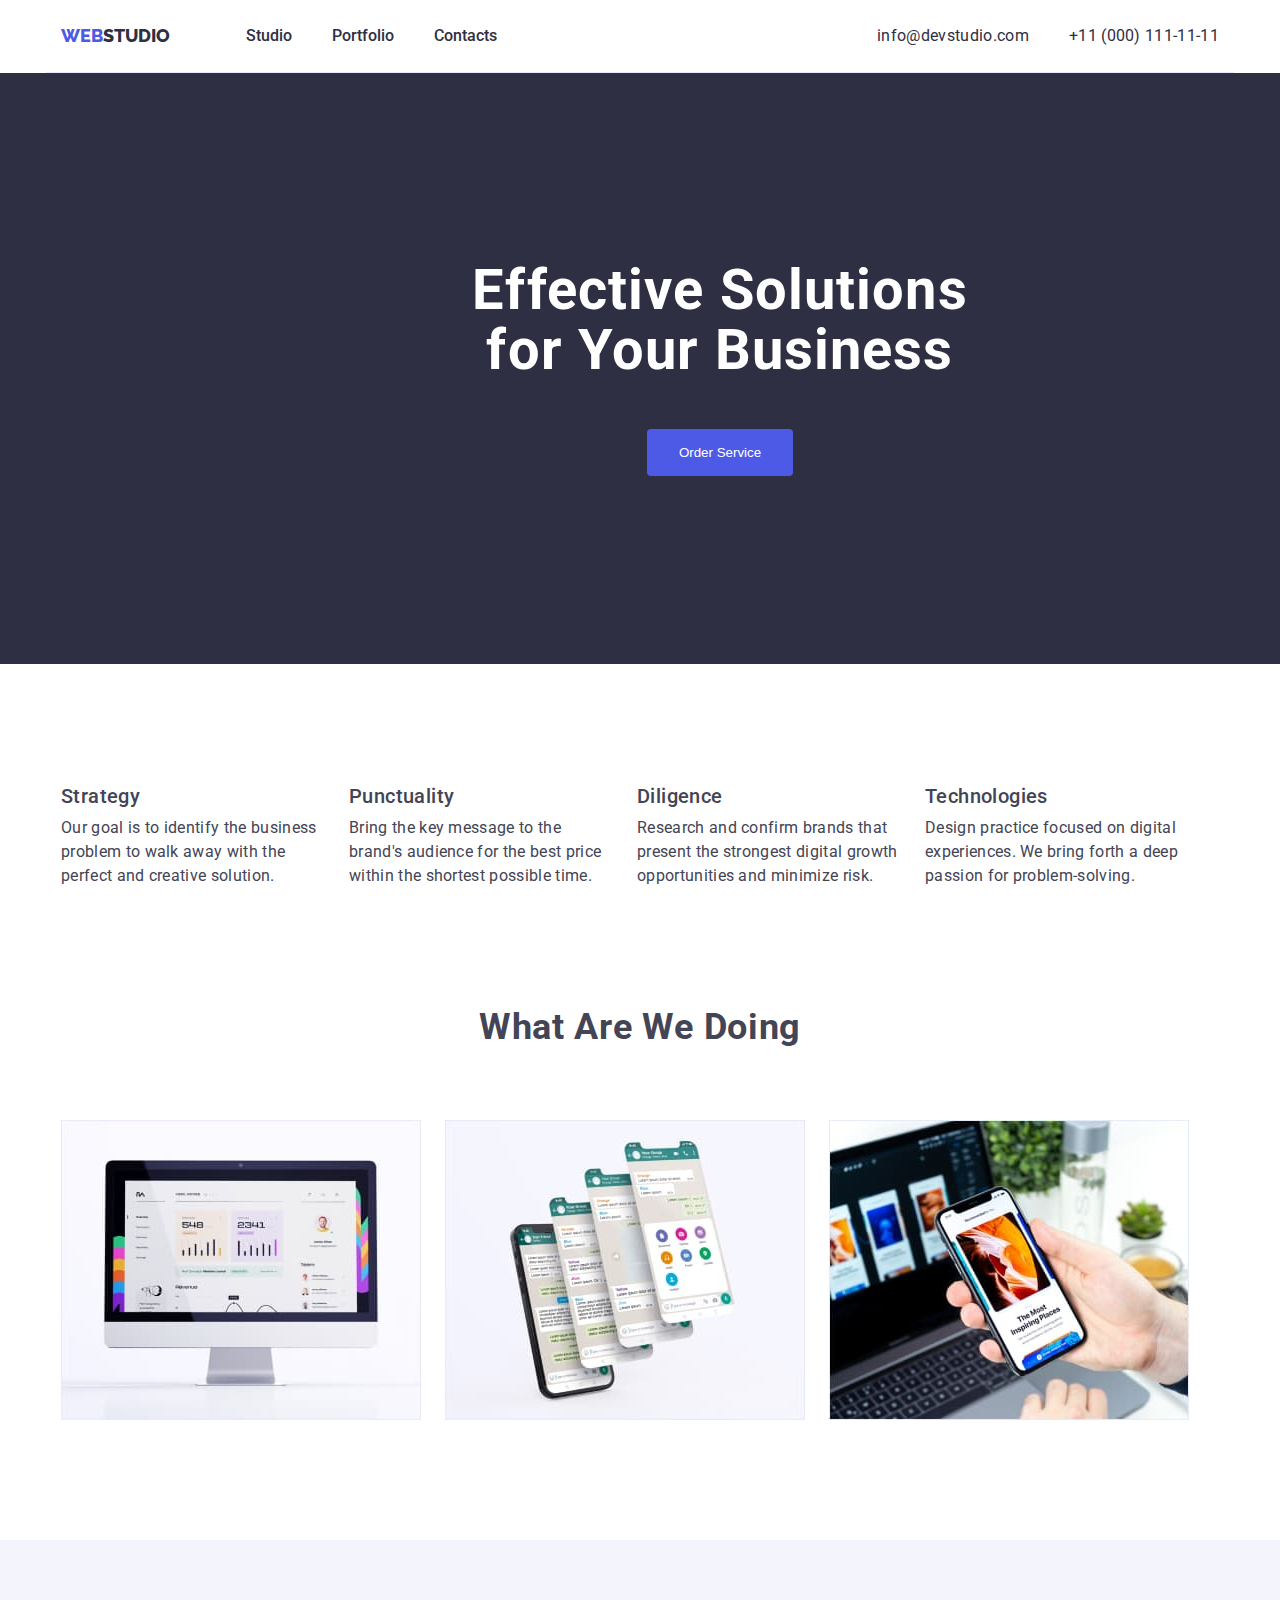
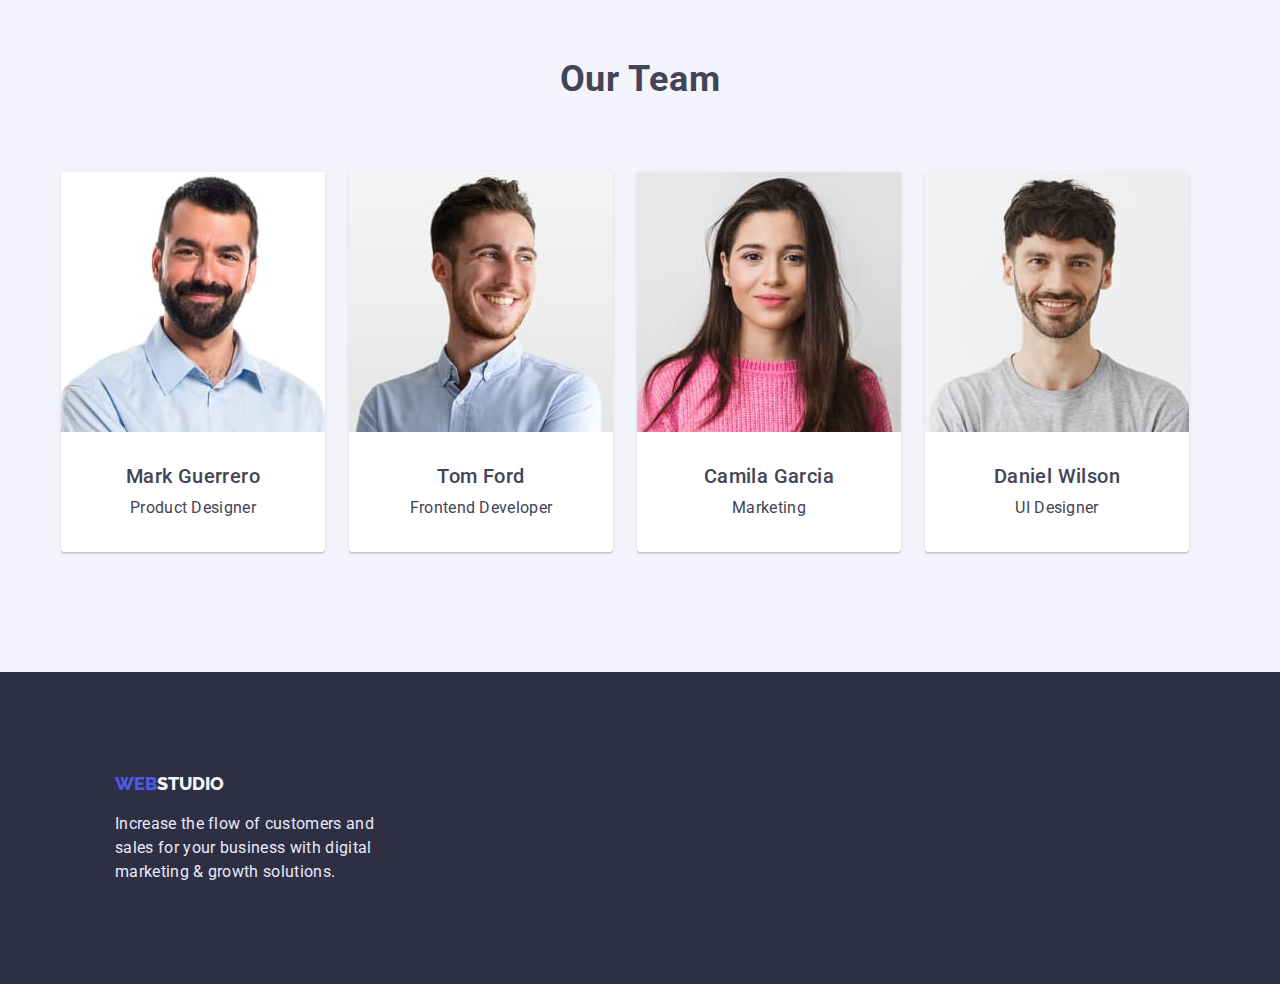
<file: index.html>
<!-- .advantages-li пришлось задасть ширину, потому что так бы абзац "Strategy" не влазил как на макете. -->

<!DOCTYPE html>
<html lang="en">
  <head>
    <meta charset="UTF-8" />
    <meta http-equiv="X-UA-Compatible" content="IE=edge" />
    <meta name="viewport" content="width=device-width, initial-scale=1.0" />
    <title>Document</title>
    <link
      href="https://fonts.googleapis.com/css2?family=Raleway:wght@800&family=Roboto:wght@400;500;700;900&display=swap"
      rel="stylesheet"
    />
    <link
      rel="stylesheet"
      href="https://cdnjs.cloudflare.com/ajax/libs/modern-normalize/1.1.0/modern-normalize.min.css"
      integrity="sha512-wpPYUAdjBVSE4KJnH1VR1HeZfpl1ub8YT/NKx4PuQ5NmX2tKuGu6U/JRp5y+Y8XG2tV+wKQpNHVUX03MfMFn9Q=="
      crossorigin="anonymous"
      referrerpolicy="no-referrer"
    />
    <link rel="stylesheet" href="./css/styles.css" />
  </head>
  <body class="body">
    <header>
      <div class="container header">
        <nav class="navigation-header">
          <a href="./index.html" class="logo"
            ><span class="logo-web">WEB</span>STUDIO</a
          >
          <ul class="header-ul list">
            <li class="header-li">
              <a href="./index.html" class="page-header">Studio</a>
            </li>
            <li class="header-li">
              <a href="./portfolio.html" class="page-header">Portfolio</a>
            </li>
            <li class="header-li">
              <a href="" class="page-header">Contacts</a>
            </li>
          </ul>
        </nav>

        <address class="address">
          <ul class="header-address list">
            <li class="address-li">
              <a href="mailto:info@devstudio.com" class="contact list"
                >info@devstudio.com</a
              >
            </li>
            <li class="address-li">
              <a href="tel:+110001111111" class="contact"
                >+11 (000) 111-11-11</a
              >
            </li>
          </ul>
        </address>
      </div>
    </header>

    <main>
      <section class="hero-background">
        <h1 class="hero">
          Effective Solutions <br />
          for Your Business
        </h1>
        <button type="button" class="button-order">Order Service</button>
      </section>
      <section class="advantages">
        <h2 class="visually-hidden">zagolovok</h2>
        <div class="container-r positionn">
          <ul class="advantages-text list">
            <li class="advantages-li">
              <h3 class="benefits-h3 list">Strategy</h3>
              <p class="benefits-p list">
                Our goal is to identify the business problem to walk away with
                the perfect and creative solution.
              </p>
            </li>
            <li class="advantages-li">
              <h3 class="benefits-h3 list">Punctuality</h3>
              <p class="benefits-p list">
                Bring the key message to the brand's audience for the best price
                within the shortest possible time.
              </p>
            </li>
            <li class="advantages-li">
              <h3 class="benefits-h3 list">Diligence</h3>
              <p class="benefits-p list">
                Research and confirm brands that present the strongest digital
                growth opportunities and minimize risk.
              </p>
            </li>
            <li class="advantages-li">
              <h3 class="benefits-h3 list">Technologies</h3>
              <p class="benefits-p list">
                Design practice focused on digital experiences. We bring forth a
                deep passion for problem-solving.
              </p>
            </li>
          </ul>
        </div>
      </section>
      <!-- 3 images -->

      <section class="img-doing">
        <h2 class="header-text">What are we doing</h2>
        <ul class="container list">
          <li class="doing-li">
            <img src="./images/1.jpg" alt="monoblock" width="360" />
          </li>
          <li class="doing-li">
            <img src="./images/2.jpg" alt="massendger" width="360" />
          </li>
          <li class="doing-li">
            <img src="./images/3.jpg" alt="smartfon" width="360" />
          </li>
        </ul>
      </section>

      <section class="img-pipl">
        <h2 class="header-text">Our Team</h2>
        <div class="container">
          <ul class="header-textlist list">
            <li class="card">
              <img
                src="./images/11.jpg"
                alt="Product Designer"
                width="264"
                class="card-img"
              />
              <h3 class="card-h3 list">Mark Guerrero</h3>
              <p class="card-p list">Product Designer</p>
            </li>
            <li class="card">
              <img
                src="./images/22.jpg"
                alt="Product Designer"
                width="264"
                class="card-img"
              />
              <h3 class="card-h3 list">Tom Ford</h3>
              <p class="card-p list">Frontend Developer</p>
            </li>
            <li class="card">
              <img
                src="./images/33.jpg"
                alt="Product Designer"
                width="264"
                class="card-img"
              />
              <h3 class="card-h3 list">Camila Garcia</h3>
              <p class="card-p list">Marketing</p>
            </li>
            <li class="card">
              <img
                src="./images/44.jpg"
                alt="Product Designer"
                width="264"
                class="card-img"
              />
              <h3 class="card-h3 list">Daniel Wilson</h3>
              <p class="card-p list">UI Designer</p>
            </li>
          </ul>
        </div>
      </section>
    </main>

    <footer class="footer list">
      <div class="container">
        <div class="footer-end">
          <a href="./index.html" class="logo-f"
            ><span class="logo-web">WEB</span>STUDIO</a
          >

          <p class="footer-p list">
            Increase the flow of customers and sales for your business with
            digital marketing & growth solutions.
          </p>
        </div>
      </div>
    </footer>
  </body>
</html>
</file>
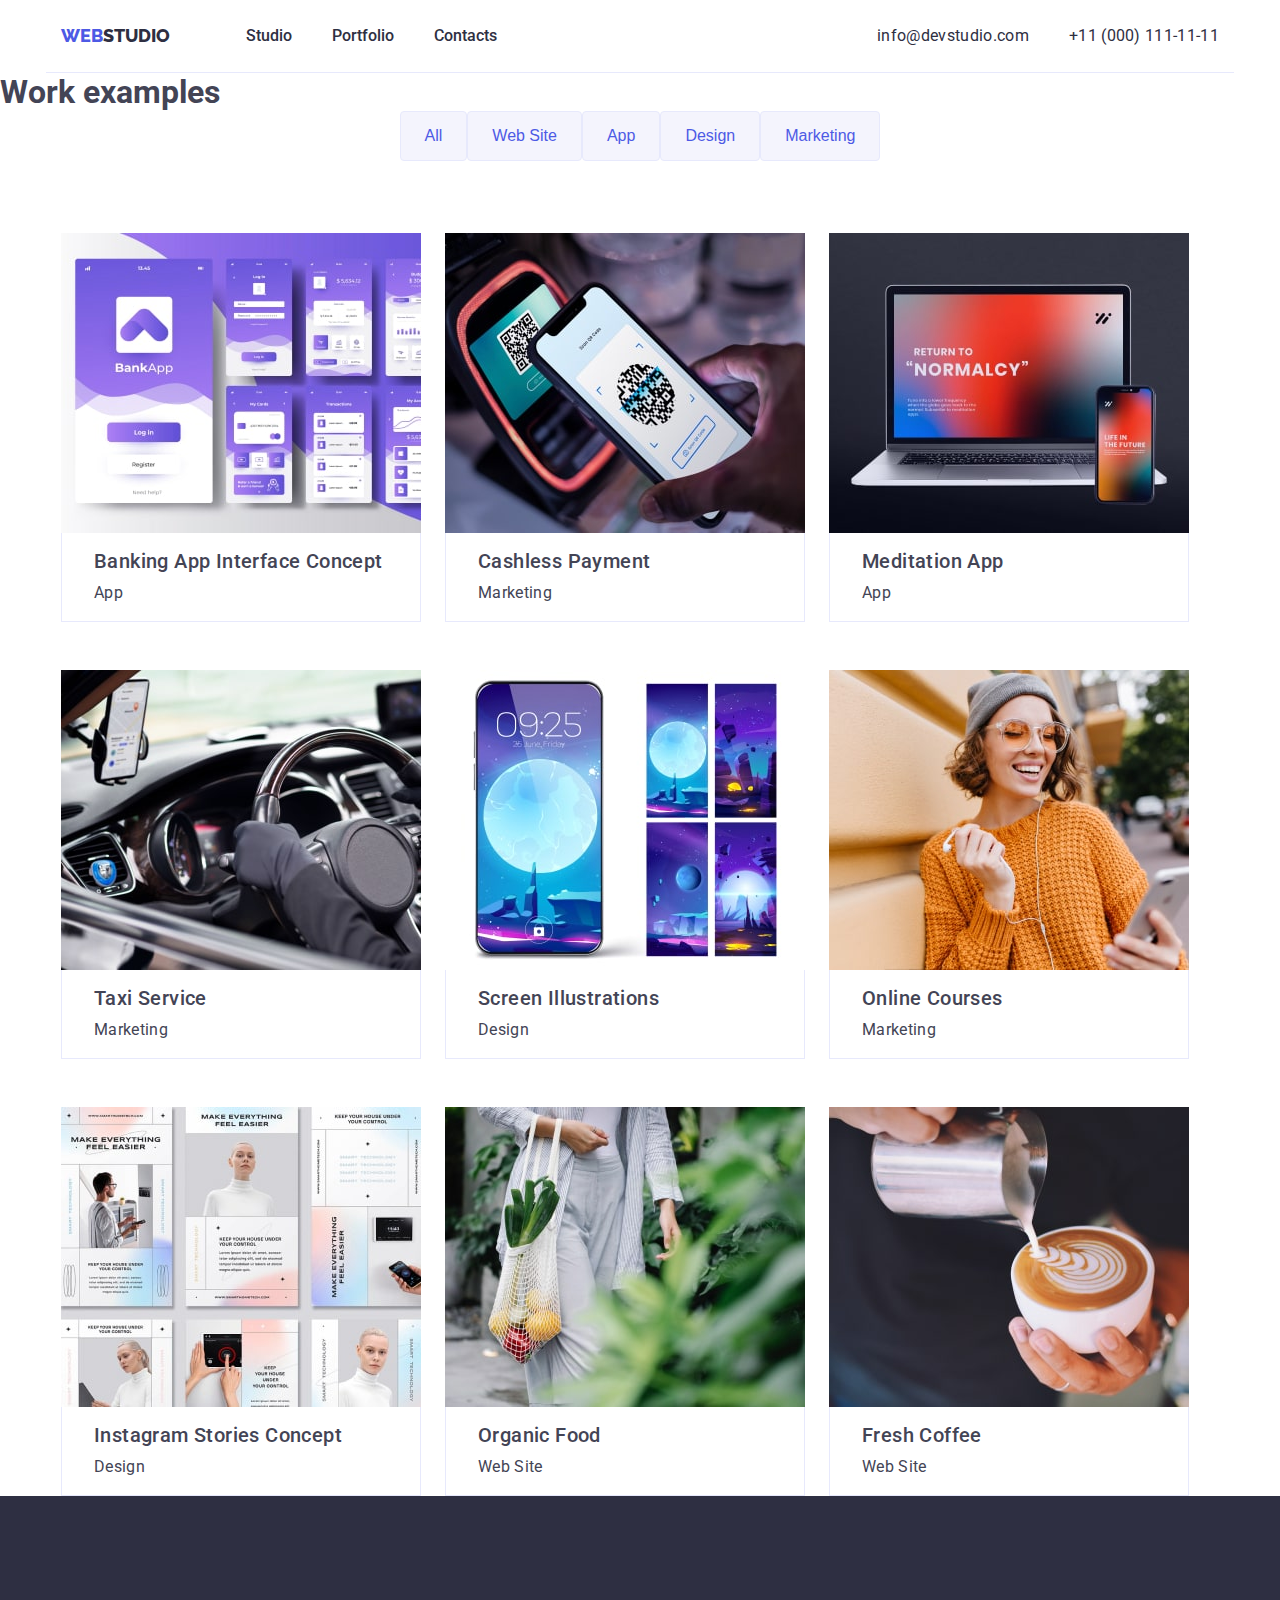
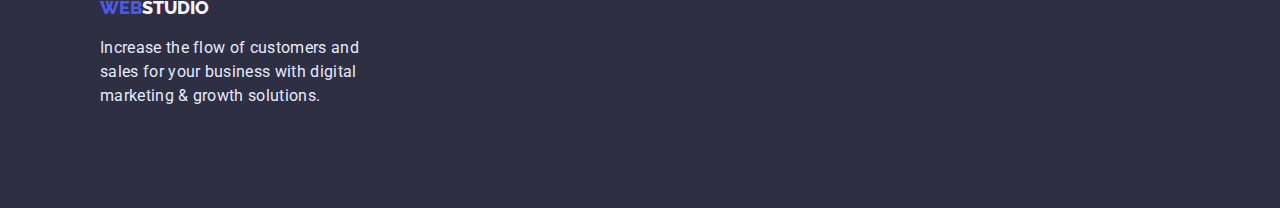
<file: portfolio.html>
<!DOCTYPE html>
<html lang="en">
  <head>
    <meta charset="UTF-8" />
    <meta http-equiv="X-UA-Compatible" content="IE=edge" />
    <meta name="viewport" content="width=device-width, initial-scale=1.0" />
    <title>Document</title>

    <link
      href="https://fonts.googleapis.com/css2?family=Raleway:wght@800&family=Roboto:wght@400;500;700;900&display=swap"
      rel="stylesheet"
    />
    <link
      rel="stylesheet"
      href="https://cdnjs.cloudflare.com/ajax/libs/modern-normalize/1.1.0/modern-normalize.min.css"
      integrity="sha512-wpPYUAdjBVSE4KJnH1VR1HeZfpl1ub8YT/NKx4PuQ5NmX2tKuGu6U/JRp5y+Y8XG2tV+wKQpNHVUX03MfMFn9Q=="
      crossorigin="anonymous"
      referrerpolicy="no-referrer"
    />
    <link rel="stylesheet" href="./css/styles.css" />
  </head>

  <body class="body">
    <header>
      <div class="container header">
        <nav class="navigation-header">
          <a href="./index.html" class="logo"
            ><span class="logo-web">WEB</span>STUDIO</a
          >
          <ul class="header-ul list">
            <li class="header-li">
              <a href="./index.html" class="page-header">Studio</a>
            </li>
            <li class="header-li">
              <a href="./portfolio.html" class="page-header">Portfolio</a>
            </li>
            <li class="header-li">
              <a href="" class="page-header">Contacts</a>
            </li>
          </ul>
        </nav>

        <address class="address">
          <ul class="header-address list">
            <li class="address-li">
              <a href="mailto:info@devstudio.com" class="contact list"
                >info@devstudio.com</a
              >
            </li>
            <li class="address-li">
              <a href="tel:+110001111111" class="contact"
                >+11 (000) 111-11-11</a
              >
            </li>
          </ul>
        </address>
      </div>
    </header>

    <main>
      <h1 class="goust">Work examples</h1>

      <div class="container">
        <ul class="btn-nav list">
          <li><button class="button-nav" type="button">All</button></li>
          <li><button class="button-nav" type="button">Web Site</button></li>
          <li><button class="button-nav" type="button">App</button></li>
          <li><button class="button-nav" type="button">Design</button></li>
          <li><button class="button-nav" type="button">Marketing</button></li>
        </ul>

        <ul class="work-examples list">
          
            <li class="work-li">
              <a href="" class="examples-img">
                <img
                  src="./images/111.jpg"
                  alt="Marketing"
                  width="360"
                  height="300"
                />
                <div class="examples-box">
                  <h2 class="examples-h2 list">
                    Banking App Interface Concept
                  </h2>
                  <p class="examples-p">App</p>
                </div></a
              >
            </li>
          

          <li class="work-li">
            <a href="" class="examples-img"
              ><img
                src="./images/222.jpg"
                alt="Marketing"
                width="360"
                height="300"
              />
              <div class="examples-box">
                <h2 class="examples-h2">Cashless Payment</h2>
                <p class="examples-p">Marketing</p>
              </div></a
            >
          </li>

          <li class="work-li">
            <a href="" class="examples-img"
              ><img src="./images/333.jpg" alt="App" width="360" height="300" />
              <div class="examples-box">
                <h2 class="examples-h2">Meditation App</h2>
                <p class="examples-p">App</p>
              </div></a
            >
          </li>

          <li class="work-li">
            <a href="" class="examples-img"
              ><img
                src="./images/444.jpg"
                alt="Marketing"
                width="360"
                height="300"
              />
              <div class="examples-box">
                <h2 class="examples-h2">Taxi Service</h2>
                <p class="examples-p">Marketing</p>
              </div></a
            >
          </li>

          <li class="work-li">
            <a href="" class="examples-img"
              ><img
                src="./images/555.jpg"
                alt="Design"
                width="360"
                height="300"
              />
              <div class="examples-box">
                <h2 class="examples-h2">Screen Illustrations</h2>
                <p class="examples-p">Design</p>
              </div></a
            >
          </li>

          <li class="work-li">
            <a href="" class="examples-img"
              ><img
                src="./images/666.jpg"
                alt="Marketing"
                width="360"
                height="300"
              />
              <div class="examples-box">
                <h2 class="examples-h2">Online Courses</h2>
                <p class="examples-p">Marketing</p>
              </div></a
            >
          </li>

          <li class="work-li">
            <a href="" class="examples-img"
              ><img
                src="./images/777.jpg"
                alt="Design"
                width="360"
                height="300"
              />
              <div class="examples-box">
                <h2 class="examples-h2">Instagram Stories Concept</h2>
                <p class="examples-p">Design</p>
              </div></a
            >
          </li>

          <li class="work-li">
            <a href="" class="examples-img"
              ><img
                src="./images/888.jpg"
                alt="Web Site"
                width="360"
                height="300"
              />
              <div class="examples-box">
                <h2 class="examples-h2">Organic Food</h2>
                <p class="examples-p">Web Site</p>
              </div></a
            >
          </li>

          <li class="work-li">
            <a href="" class="examples-img"
              ><img
                src="./images/999.jpg"
                alt="Web Site"
                width="360"
                height="300"
              />
              <div class="examples-box">
                <h2 class="examples-h2">Fresh Coffee</h2>
                <p class="examples-p">Web Site</p>
              </div>
            </a>
          </li>
        </ul>
      </div>
    </main>

    <footer class="footer list">
      <div class="footer-end">
        <a href="./index.html" class="logo-f"
          ><span class="logo-web">WEB</span>STUDIO</a
        >

        <p class="footer-p list">
          Increase the flow of customers and sales for your business with
          digital marketing & growth solutions.
        </p>
      </div>
    </footer>
  </body>
</html>
</file>
<file: css/styles.css>
:root {
	--primary-brand: #4D5AE5;
	--dark: #2E2F42;
	--success: #31D0AA;
	--text: #434455; 
	--subtle-Text: #8E8F99;
	--accent: #E7E9FC;
	--light: #F4F4FD;
	--standatr-white: #FFFFFF;
	--background-btn: #404BBF;
	--background-primery: #E5E5E5;
	
	}

.list {
	list-style: none;
	text-decoration: none;
	margin: 0;
	padding: 0;
}

.body {
	font-family: Roboto, sans-serif;
	color: var(--text);
	background-color: var(--standatr-white);
	/* width: 1440px; */
	/* margin-left: auto;
	margin-right: auto; */
	margin: 0;
}

.container.list {
	display: flex;

}

.visually-hidden {
position: absolute;
width: 1px;
height: 1px;
margin: -1px;
border: 0;
padding: 0;

white-space: nowrap;
clip-path: inset(100%);
clip: rect(0 0 0 0);
overflow: hidden;
}

a {
	text-decoration: none;
}

h1, h2, h3, h4, p {
	margin: 0;
}

img {
	display: block;
	max-width: 100%;
	height: auto;
}

ul{
	margin: 0;
	padding: 0;
	list-style: none;
}

/* =====================================navigation=========================== */
.contact:focus,
.contact:hover {
	color: var(--primary-brand);
}

.contact,
.contact {
	color: var(--dark);
	font-size: 16px;
	line-height: 1.5;
	letter-spacing: 0.02em;
	text-transform: inherit;
	font-style: normal;
	text-decoration: none;
	display: flex;
}





/* --------------------------------header------------------- */
.logo {
	font-family: 'Raleway';
	font-weight: 800;
	font-size: 18px;
	line-height: 1.33;
	color: var(--dark);
	text-decoration: none;
	margin-right: 76px;
	padding-top: 24px;
	padding-bottom: 24px;
}


.hero-background {
	background-color: var(--dark);
	color: var(--standatr-white);
	margin: auto;
	margin-bottom: 120px;
	text-align: center;
	padding-bottom: 188px;
	width: 1440px;

	
}

.hero {
	font-size: 56px;
	line-height: 1.07;
	text-align: center;
	letter-spacing: 0.02em;
	margin-top: 0;
	margin-bottom: 48px;
	padding-top: 188px;

}

.button-order:hover,
.button-order:focus {
	background-color: var(--background-btn);
}

.button-order {
	color: var(--standatr-white);
	background-color: var(--primary-brand);
	cursor: pointer;
	padding: 16px 32px;
	border: none;
	border-radius: 4px;
	/* margin-bottom: 188px; */

}

.benefits-h3 {
	font-weight: 500;
	font-size: 20px;
	line-height: 1.2;
	letter-spacing: 0.02em;
	margin-top: 0;
	margin-bottom: 8px;
}

.benefits-p {
	font-size: 16px;
	line-height: 1.5;
	letter-spacing: 0.02em;
	color: var(--text);
}

.address-li {
	margin-right: 40px;
}

.address-li:last-child {
	margin-right: 0;
}

.header-li {
	margin-right: 40px;
}

.header-li:last-child {
	margin-right: 0;
}

.header {
	display: flex;
	align-items: center;
	border-bottom-width: 1px;
	border-bottom-style: solid;
	border-bottom-color: var(--accent);
	
}

.header-address {
	display: flex;
	align-items: center;
}

.address {
	margin-left: auto;
}

.navigation-header {
	display: flex;
	justify-content: space-between;
	align-items: center;
	/* height: 72px; */
}

.header-ul {
	display: flex;
	justify-content: space-between;
	align-items: center;
}

.container.header-text {
	display: flex;

}

.page-header {
	color: var(--dark);
	font-weight: 500;
	font-size: 16px;
	text-decoration: none;
}

.page-header:hover,
.page-header:focus {
	color: var(--primary-brand);
}

.header-text {
	font-weight: 700;
	font-size: 36px;
	line-height: 1.11;
	text-align: center;
	letter-spacing: 0.02em;
	text-transform: capitalize;
	margin-top: 0;
	margin-bottom: 72px;
	padding-top: 120px;
}


/* ----------------------Strategy--------------------------- */


.advantages {
	margin-top: 0;
	/* margin-bottom: 120px; */
	/* display: flex;
	align-items: stretch;
	 */
}

.advantages-text {
	display: flex;
}

.advantages-li {
	margin-right: 24px;
	width: 264px;
}

.advantages-li:last-child {
	margin-right: 0;
}

.container-r {
	margin-left: auto;
	margin-right: auto;
	width: 1158px;
	/* outline: 1px solid red; */
	padding-left: 15px;
	padding-right: 15px;
	/* padding-bottom: 120px; */
}

/* -----------------------------What Are We Doing--------------- */


.img-doing {
		padding-left: 0;
	padding-right: 0;
	margin-bottom: 120px;
}

.doing-li {
	margin-right: 24px;
}

.doing-li:last-child {
	margin-right: 0;
}



/* ------------------------------------Our Team---------------------------------- */

.header-textlist {
	display: flex;
	padding-bottom: 120px;
	
}

.card-p {
	font-weight: 400;
	font-size: 16px;
	line-height: 1.5;
	letter-spacing: 0.02em;
	color: #434455;
	padding-bottom: 32px;
	margin-top: 8px;
}

.img-pipl {
	background-color: var(--light);
	text-align: center;
	/* width: 1440px; */
	margin: auto;
	
}


.card-h3 {
	font-weight: 500;
	font-size: 20px;
	line-height: 1.2;
	letter-spacing: 0.02em;
	padding-top: 32px;
}


.container {
	margin-left: auto;
	margin-right: auto;
	width: 1158px;
	/* outline: 1px solid red; */
	padding-left: 15px;
	padding-right: 15px;
	/* padding-bottom: 120px; */

}

.card {
	display: block;	
	background: #FFFFFF;
	box-shadow: 0px 1px 6px rgba(46, 47, 66, 0.08), 0px 1px 1px rgba(46, 47, 66, 0.16), 0px 2px 1px rgba(46, 47, 66, 0.08);
	border-radius: 0px 0px 4px 4px;
	margin-right: 24px;
}

.card-img {
	display: block;
}

.card:last-child {
	margin-right: 0px;
}

.main-oll {
	margin-top: 96px;
	margin-bottom: 120px;
}


/* ----------------------------Portfolio-------------------------------------- */

.btn-nav {
	display: flex;
	justify-content: center;
	margin-bottom: 72px;
	/* margin-top: 96px; */
}

.work-examples {
	display: flex;
	flex-wrap: wrap;
	/* padding-bottom: 32px; */
	/* margin: -10px; */
	
}



.work-li {
	 display: flex; 
	 /* box-sizing: border-box;  */
	 width: 360px;
	/* height: 420px; */
	background: #FFFFFF;
	margin-right: 24px;
	margin-bottom: 48px;
	 
}

.work-li:nth-child(3n + 3) {
	margin-right: 0px;
}

.work-li:nth-child(n + 6) {
	margin-bottom: 0px;
}


.button-nav {
		background: #F4F4FD;
		cursor: pointer;
		border: 1px solid #E7E9FC;
		border-radius: 4px;
		flex: none;
		order: 2;
		flex-grow: 0;
		padding: 12px 24px;
		font-weight: 500;
		font-size: 16px;
		line-height: 24px;
		color: var(--primary-brand);
		
}

.btn-li {
margin-right: 24px;
}
.btn-li:last-child {
	margin-right: 0;
}

.button-nav:hover,
.button-nav:focus {
	
	background-color: var(--background-btn);
	color: var(--standatr-white);
}

.examples-img {
	color: var(--dark);
	text-decoration: none;
	background: var(--standatr-white);
	/* margin-bottom: 32px; */
}

.examples-box {
border: 1px solid var(--accent);
border-top: 0;
padding: 16px 32px;

	

}

.examples-h2 {
	font-weight: 500;
	font-size: 20px;
	line-height: 1.2;
	letter-spacing: 0.02em;
	margin-bottom: 0;
	margin-top: 0;
	/* padding-top: 32px;
	padding-left: 16px; */
	margin-bottom: 8px;
	color: var(--text)
	
	}

.examples-p {
	font-size: 16px;
	line-height: 1.5;
	letter-spacing: 0.02em;
	margin-bottom: 0;
	margin-top: 0;
	/* padding-bottom: 32px;
	padding-left: 16px; */
	color: var(--text)
	}
	

/* -----------------------Footer------------------------------------- */
.footer-p {
	color: var(--accent);
	font-size: 16px;
	line-height: 1.5;
	letter-spacing: 0.02em;
	margin-top: 16px;
}
.logo-f {
	font-family: 'Raleway';
	font-weight: 800;
	font-size: 18px;
	line-height: 1.33;
	color: var(--light);
	text-decoration: none;
	
}
.logo-web {
	width: 44px;
	height: 24px;
	font-family: 'Raleway';
	font-size: 18px;
	line-height: 1.33;
	color: var(--primary-brand);
}
.footer {
	background-color: var(--dark);
	/* width: 1440px;
	height: 310px; */
	margin: auto;
	padding: 100px;
}
.footer-end {
	width: 264px;

}
</file>
